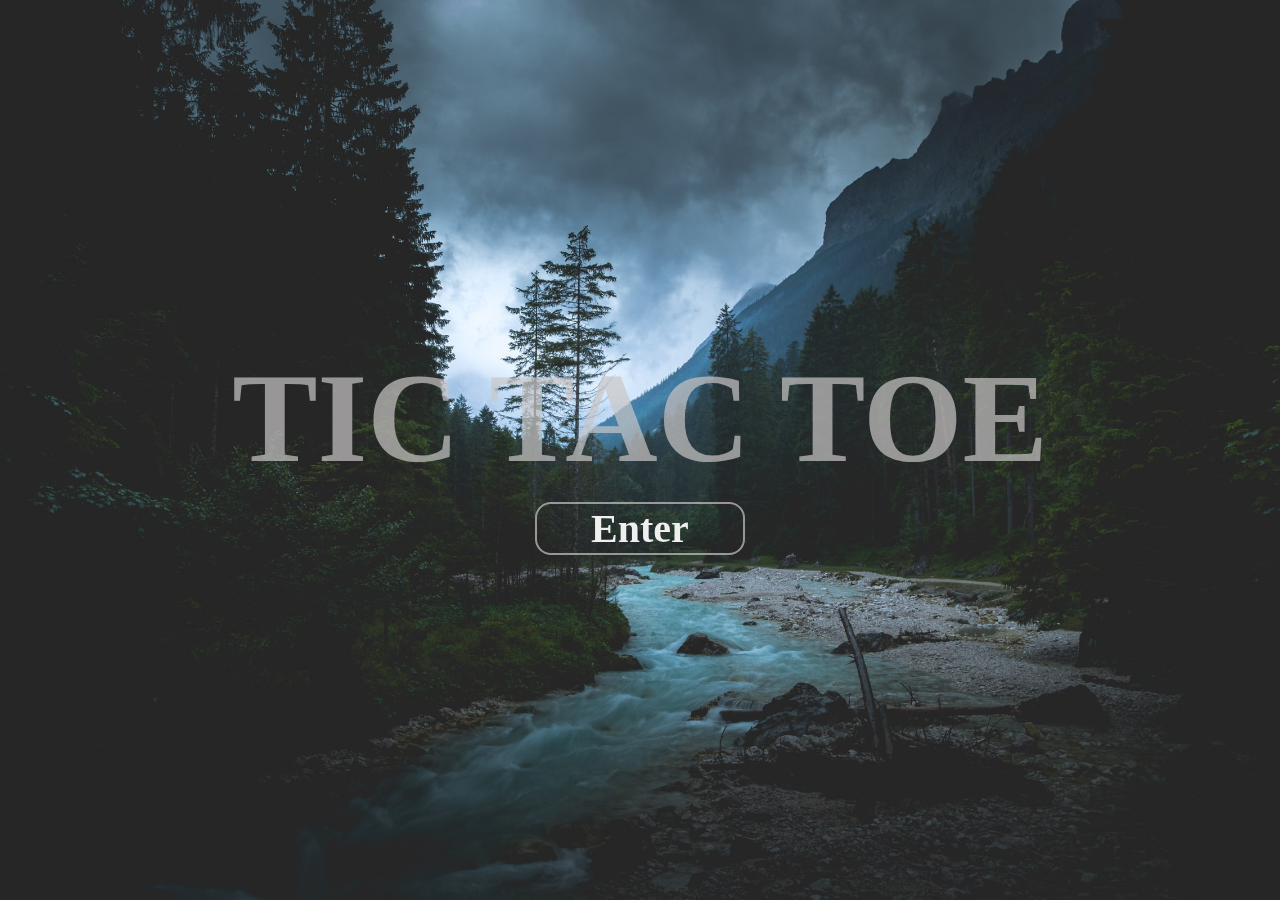
<file: index.html>
<!DOCTYPE html>
<html lang="en">
<head>
    <meta charset="UTF-8">
    <meta http-equiv="X-UA-Compatible" content="IE=edge">
    <meta name="viewport" content="width=device-width, initial-scale=1.0">
    <link rel= "stylesheet" href= "style.css">
    <script src = "index.js" defer></script>
    <title>Document</title>
</head>
<body>
   <div class = "transparent">
       <div class=homeText>TIC TAC TOE</div>
       <button id="enter" onclick="location.href='gameType.html';">Enter</button>
   </div>
</body>
</html>
</file>
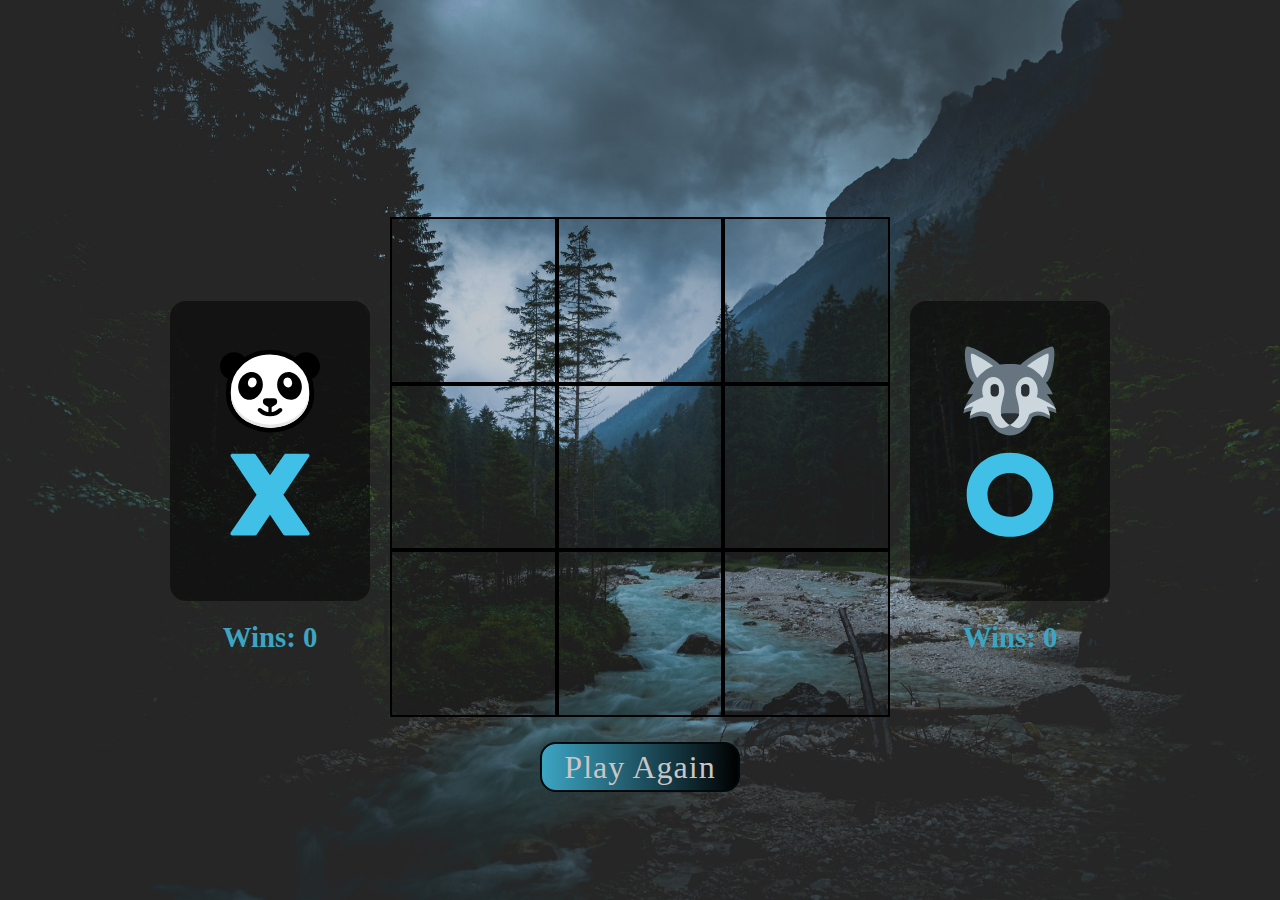
<file: computerPlay.html>
<!DOCTYPE html>
<html lang="en">
<head>
    <meta charset="UTF-8">
    <meta http-equiv="X-UA-Compatible" content="IE=edge">
    <meta name="viewport" content="width=device-width, initial-scale=1.0">
    <link rel="stylesheet" href="style.css">
    <script src = "index.js" defer></script>
    <title>Document</title>
</head>
<body>
    <body onload = "createGameBoard(), score()" >
    
        <div class = "gameBoardContainer">
            <h2 id="game">TIC TAC TOE</h2>
            
    <div class = "dataPlayers">
            
     <!--player 1 display-->
            <div id= "left">
                <div id ="p1Card">
                    <img src="images/panda.svg" width="100px" height="100px">
                    <img src="images/X.svg"width="100px" height="100px">
                     <div id="p1Display"></div> 
                    </div>
                <div id= "p1score"></div>
               
           </div>
    <!--Gameboard-->
            <div id = "gameBoard"> </div>
    <!--Computer-->
            <div id= "right">
                <div id = "p2Card">
                    <img src = "images/wolf.svg" width="100px" height="100px">
                     <img src ="images/O.svg" width="100px" height="100px">
                    <div id= "p2Display"></div>
                </div>
                 <div id= "p2score"></div>
             </div>
            </div>
            <button id="btn">Play Again</button>
        
            <!--popup modal-->
            
            <div class= "modal" >
                <div class= "modal-content">
                    <span id="close">&times;</span>
                    <p id="pop-up"></p>
                    
                </div>
            </div>
       </div>
</body>
</html>
</file>
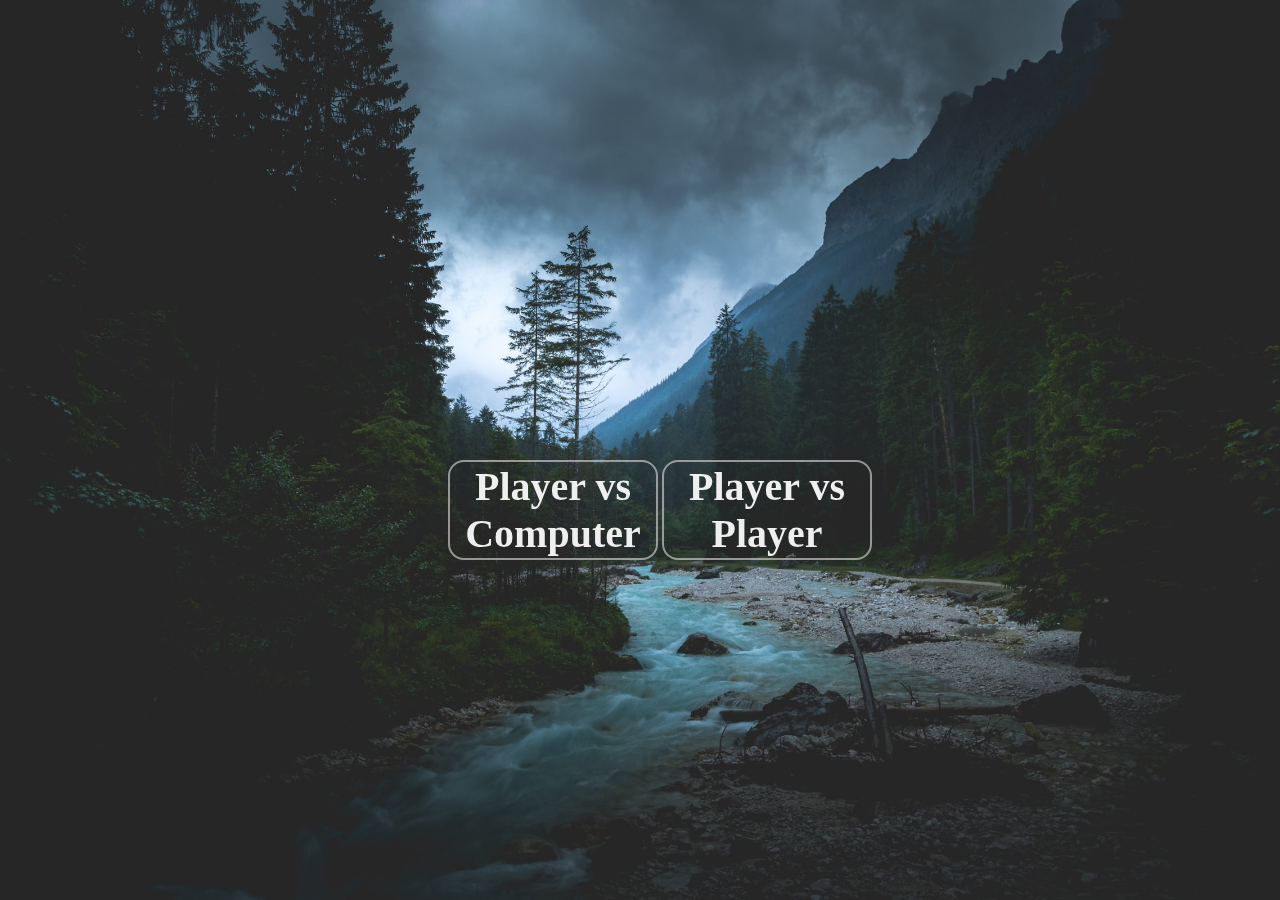
<file: gameType.html>
<!DOCTYPE html>
<html lang="en">
<head>
    <meta charset="UTF-8">
    <meta http-equiv="X-UA-Compatible" content="IE=edge">
    <meta name="viewport" content="width=device-width, initial-scale=1.0">
    <link rel="stylesheet" href="style.css">
    <title>Document</title>
</head>
<body>
    <div class = "gameType">
        <button id="enter" onclick="location.href='playersComputer.html';">Player vs Computer</button>
        <button id="enter" onclick="location.href='players.html';">Player vs Player</button>
    </div>
</body>
</html>
</file>
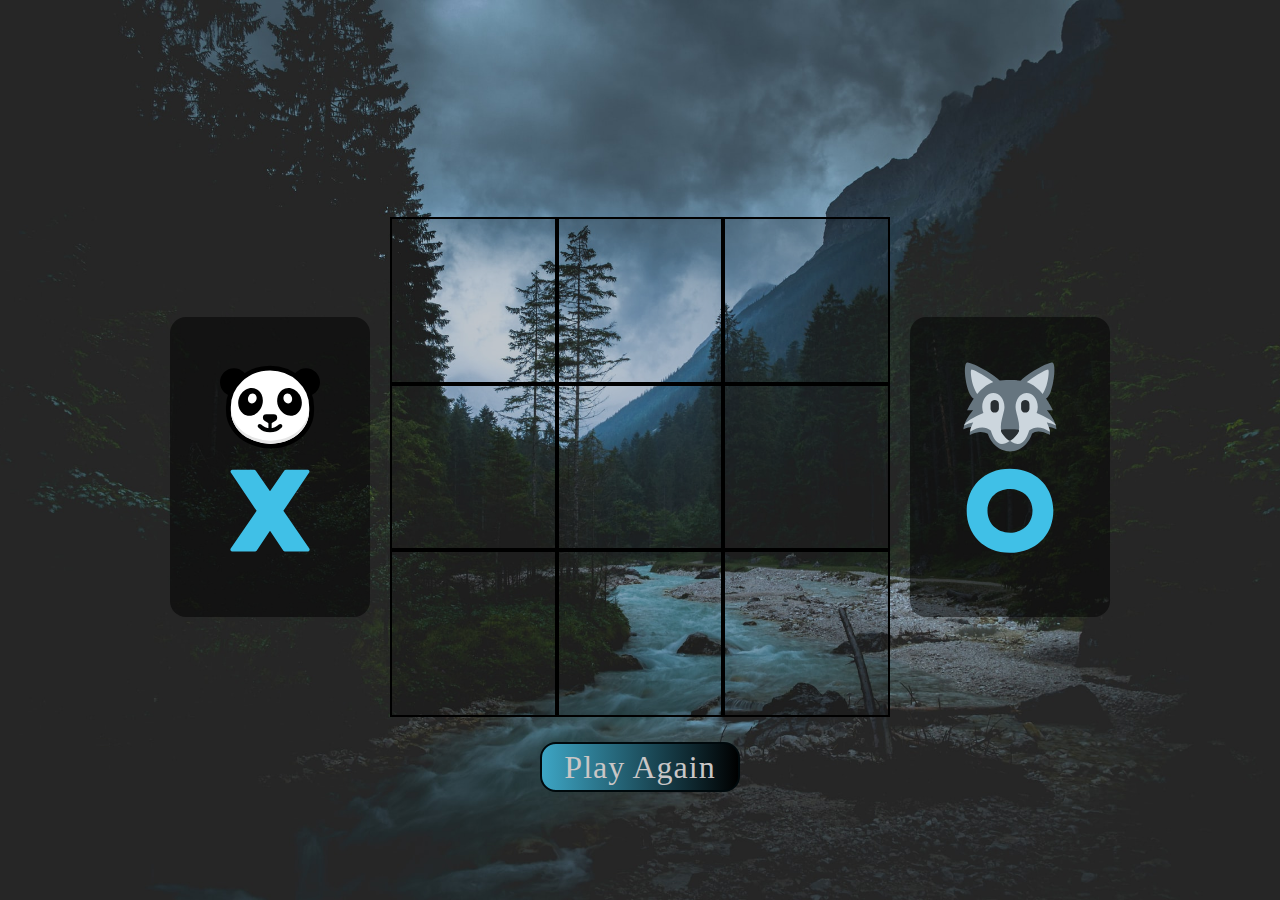
<file: home.html>
<!DOCTYPE html>
<html lang="en">
<head>
    <meta charset="UTF-8">
    <meta http-equiv="X-UA-Compatible" content="IE=edge">
    <meta name="viewport" content="width=device-width, initial-scale=1.0">
    <link rel= "stylesheet" href= "style.css">
    <script src = "index.js" defer></script>
    <title>Document</title>
</head>
<body onload = "createGameBoard(), score()" >
    
    <div class = "gameBoardContainer">
        <h2 id="game">TIC TAC TOE</h2>
        
<div class = "dataPlayers">
        
 <!--player 1 display-->
        <div id= "left">
            <div id ="p1Card">
                <img src="images/panda.svg" width="100px" height="100px">
                <img src="images/X.svg"width="100px" height="100px">
                 <div id="p1Display"></div> 
                </div>
            <div id= "p1score"></div>
           
       </div>
<!--Gameboard-->
        <div id = "gameBoard"> </div>
<!--Player 2 display-->
        <div id= "right">
            <div id = "p2Card">
                <img src = "images/wolf.svg" width="100px" height="100px">
                 <img src ="images/O.svg" width="100px" height="100px">
                <div id= "p2Display"></div>
            </div>
             <div id= "p2score"></div>
         </div>
        </div>
        <button id="btn">Play Again</button>
    
        <!--popup modal-->
        
        <div class= "modal" >
            <div class= "modal-content">
                <span id="close">&times;</span>
                <p id="pop-up"></p>
                
            </div>
        </div>
   </div>
</body>
</html>
</file>
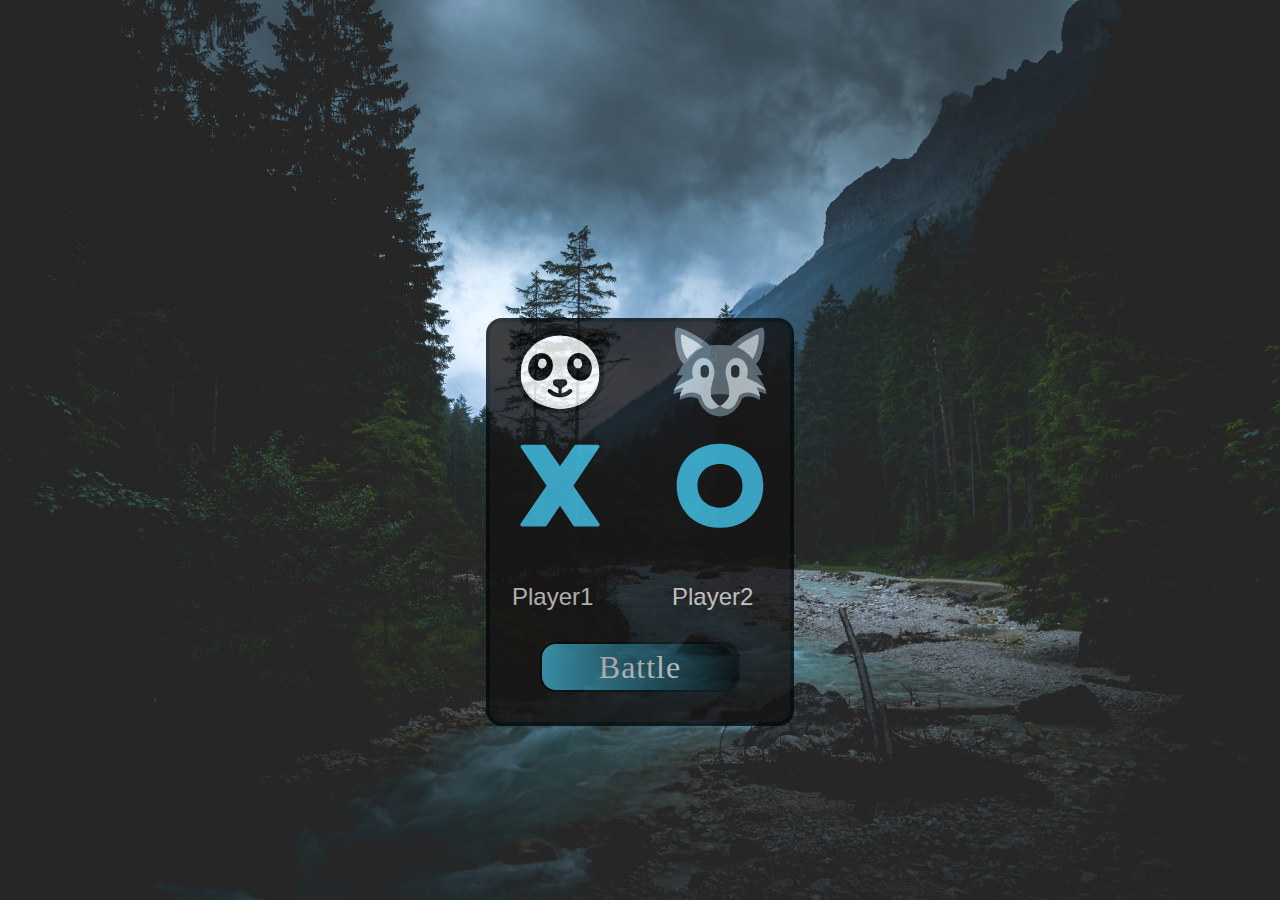
<file: players.html>
<!DOCTYPE html>
<html lang="en">
<head>
    <meta charset="UTF-8">
    <meta http-equiv="X-UA-Compatible" content="IE=edge">
    <meta name="viewport" content="width=device-width, initial-scale=1.0">
    <link rel= "stylesheet" href= "style.css">
    <script src = "index.js" defer></script>
    <title>Document</title>
</head>
<body>
   <div id = "pSelectionContainer">
       <h1 id="players" >TIC TAC TOE</h1>
    <form >
        <div id= "playerContainer">
            <div id="playerSelection1">
                <img src="images/panda.svg">
                <img src="images/X.svg">
                 <input type="text" value= "Player1" id="p1Name"   >
        </div>
        <div id= "playerSelection2">
                <img src = "images/wolf.svg">
                 <img src ="images/O.svg">
                 <input type="text"  value="Player2" id="p2Name"  >
        </div>
        <button id="btn">Battle</button>
        </div>
    </form>
</div>
</body>
</html>
</file>
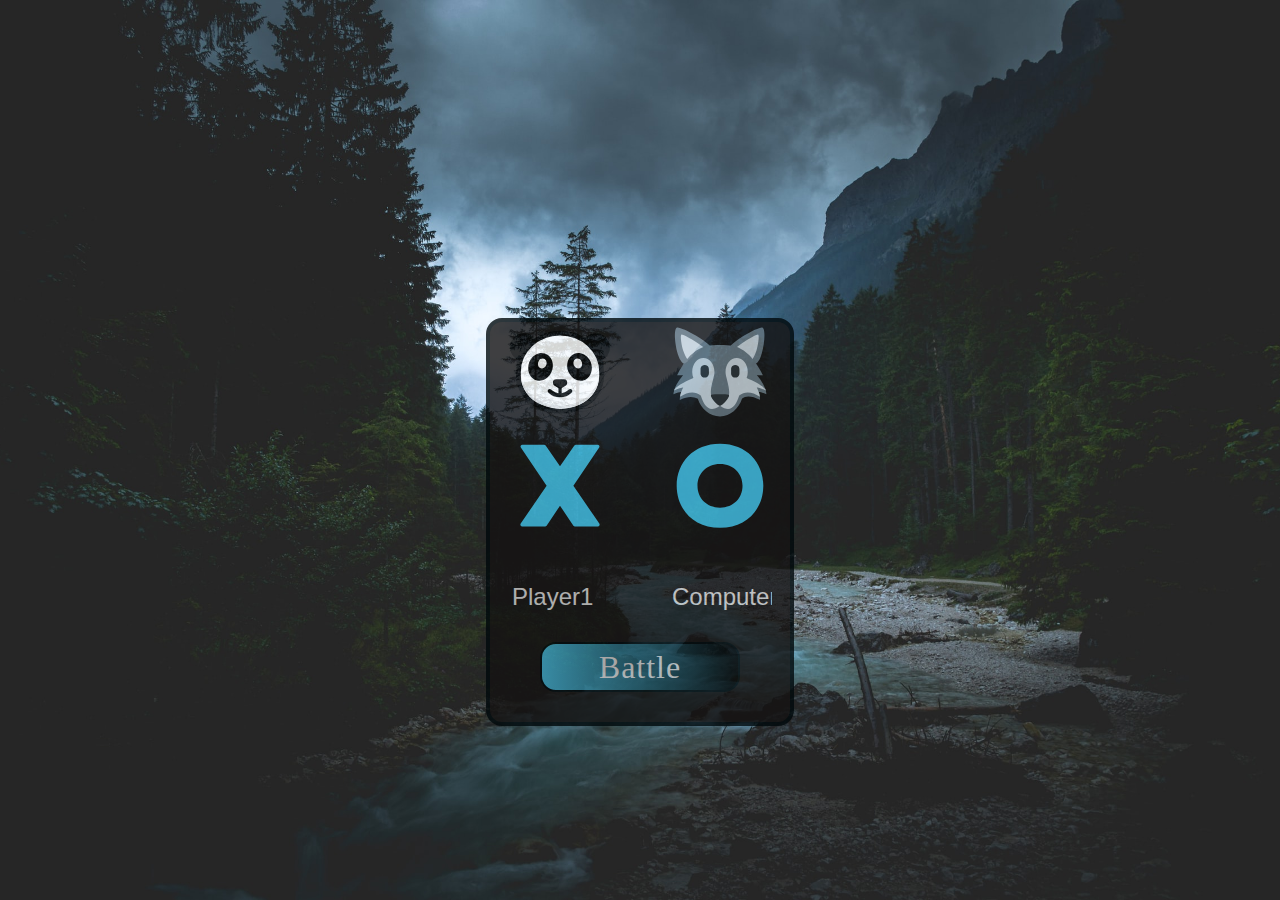
<file: playersComputer.html>
<!DOCTYPE html>
<html lang="en">
<head>
    <meta charset="UTF-8">
    <meta http-equiv="X-UA-Compatible" content="IE=edge">
    <meta name="viewport" content="width=device-width, initial-scale=1.0">
    <link rel= "stylesheet" href= "style.css">
    <script src = "index.js" defer></script>
    <title>Document</title>
</head>
<body>
    <div id = "pSelectionContainer">
        <h1 id="players" >TIC TAC TOE</h1>
     <form >
         <div id= "playerContainer">
             <div id="playerSelection1">
                 <img src="images/panda.svg">
                 <img src="images/X.svg">
                  <input type="text" value= "Player1" id="p1Name"   >
         </div>
         <div id= "playerSelection2">
                 <img src = "images/wolf.svg">
                  <img src ="images/O.svg">
                  <input type="text"  value="Computer" id="p2Name"  readonly>
         </div>
         <button id="btn">Battle</button>
        </div>
     </form>
    </div>
</body>
</html>
</file>
<file: style.css>
/* http://meyerweb.com/eric/tools/css/reset/ 
   v2.0 | 20110126
   License: none (public domain)
*/

html, body, div, span, applet, object, iframe,
h1, h2, h3, h4, h5, h6, p, blockquote, pre,
a, abbr, acronym, address, big, cite, code,
del, dfn, em, img, ins, kbd, q, s, samp,
small, strike, strong, sub, sup, tt, var,
b, u, i, center,
dl, dt, dd, ol, ul, li,
fieldset, form, label, legend,
table, caption, tbody, tfoot, thead, tr, th, td,
article, aside, canvas, details, embed, 
figure, figcaption, footer, header, hgroup, 
menu, nav, output, ruby, section, summary,
time, mark, audio, video {
	margin: 0;
	padding: 0;
	border: 0;
	font-size: 100%;
	font: inherit;
	vertical-align: baseline;
}
/* HTML5 display-role reset for older browsers */
article, aside, details, figcaption, figure, 
footer, header, hgroup, menu, nav, section {
	display: block;
}
@import url('https://fonts.googleapis.com/css?family=Cairo');
body {
	
    height:100vh;
    width:100vw;
	background-image: url('images/background.jpg');
	background-size:cover;
	background-position:center,bottom;
    overflow:hidden;
    font-family:"Cairo";
	
}

ol, ul {
	list-style: none;
}
blockquote, q {
	quotes: none;
}
blockquote:before, blockquote:after,
q:before, q:after {
	content: '';
	content: none;
}
table {
	border-collapse: collapse;
	border-spacing: 0;
}
.gameBoardContainer {
	display:flex;
    flex-direction:column;
	height:100vh;
    width:100vw;
	justify-content:center;
	align-items:center;
	gap:25px;


}
.dataPlayers {
    display:flex;
}

#gameBoard {
    display:grid;
    width:500px;
    height:500px;
    background-color: rgba(0,0,0,0.2);
    grid-column:2/5;
    
    
}
.dataPlayers {
    display:flex;
    align-items:center;
}

#p1Card, #p2Card {
	display:flex;
    flex-direction:column;
    align-items:center;
    justify-content:center;
	background-color:rgba(0,0,0,0.5);
	width:200px;
	height:300px;
    border-radius:1rem;
    margin:20px;
    
   
}

.modal {
	position: fixed;
    left: 0;
    top: 0;
    width: 100%; /*take up entire screen*/
    height: 100%;/*take up entire screen*/
    background-color: rgba(0, 0, 0, 0.5);
    opacity: 0;
    visibility: hidden; /*Won't appear until triggered by event*/
    transform: scale(1.1);
    transition: visibility 0s linear 0.25s, opacity 0.25s 0s, transform 0.25s;
}

.modal-content {
    position: absolute;
    top: 50%;/*position in center of screen */
    left: 50%;
    transform: translate(-50%, -50%);
    background-color: white;
    padding: 1rem 1.5rem;
    width: 24rem;
    border-radius: 0.5rem;
}
#close {
    float: right;
    width: 1.5rem;
    line-height: 1.5rem;
    text-align: center;
    cursor: pointer;
    border-radius: 0.25rem;
    background-color: lightgray;
}

#close:hover {
    background-color: darkgray;
}

.show-modal {
    opacity: 1;
    visibility: visible;
    transform: scale(1.0);
    transition: visibility 0s linear 0s, opacity 0.25s 0s, transform 0.25s;
}
#playerContainer{
	background-color:rgb(20, 18, 18);
    opacity:.8;
	height:400px;
	width:300px;
    display:grid;
    grid-template-columns:1fr 3fr 1fr;
    grid-template-rows:4fr 1fr;
    justify-content:center;
    border-radius:1rem;
    border:4px solid rgb(0, 9, 12);
    margin-top:20px;
    justify-items:center;

}



canvas {
	position:absolute;
	background:black;
	top:0;
	left:0;
}
#pSelectionContainer {
    display:flex;
    flex-direction:column;
    justify-content:center;
    align-items:center;
    height:100vh;
    width:100vw;
}

h1{
    font-size:4rem;
    background-image: url(https://media.giphy.com/media/GFXNdR1tuMopi/giphy.gif); 
    background-size: cover;
    color: transparent;
    -moz-background-clip: text;
        background-clip:text;
    -webkit-background-clip: text;
    font-family: "Cairo";
    letter-spacing:1px;
    font-weight:700;
    margin-bottom:50px;
}

h2{
    
        font-size:4rem;
        background-image: url(https://media.giphy.com/media/13ZEwDgIZtK1y/giphy.gif);
        background-size: cover;
        color: transparent;
        -moz-background-clip: text;
            background-clip:text;
        -webkit-background-clip: text;
        font-family: "Cairo";
        letter-spacing:1px;
        font-weight:700;
        margin-top:20px;
       
}
form {
    display:flex;
    flex-direction:column;
}
input {
    width:100px;
    height:200px;
    border-radius:1rem;
    margin-top:10px;
    border:0;
    outline:0;
    background-color:rgb(20, 18, 18);
    opacity:.8;
    font-size:1.5rem;
    color:white;
}
input:focus{
    outline:none!important;
}
  
#playerSelection1, #playerSelection2 {
    width:100px;
    height:200px;
    display:flex;
    flex-direction:column;
    margin-left:30px;
    margin-right:30px;
    gap:10px;
    font-family:"Cairo";
}
#p1Name, #p2Name {
    animation: MoveUpDown 1s linear infinite;
    margin-top:40px;
    color:white;
    font-weight: 300;

}
#p1Display, #p2Display {
    font-family: "Cairo";
    font-size:1.5rem;
    margin-top:20px;
    color:rgba(167, 163, 163, 0.5);
}
#p1Name:hover , #p2Name:hover{
color:white;
}
@keyframes MoveUpDown {
    0%, 100% {
      transform: translateY(0px);
    }
    50% {
      transform: translateY(-10px);
    }}
#btn{
    border-radius:1rem;
    border:2px solid rgb(0, 9, 12);
    height:200px;
    font-size:2rem;
    margin-bottom:10px;
    width:200px;
    height:50px;
    line-height:25px;
    grid-column:1/3;
    color:rgba(201, 198, 198);
    background-image:linear-gradient(to right, #3da5c4, rgb(0, 0, 0));
    opacity:8;
    font-family: "Cairo";
    letter-spacing:1px;
    font-weight:500;
  
}
#btn:hover {
    background-image:linear-gradient(to right, #3da5c4, rgb(0, 0, 0));
    color:black;
    border:2px solid rgba(201, 198, 198)
}
#p1score, #p2score {
    font-size:1.8rem;
    font-family:"Cairo";
    font-weight:700;
    color:#3da5c4;
   
}
#right , #left {
    display:flex;
    flex-direction:column;
    align-items:center;
}
.transparent {
    height:100vh;
    width:100vw;
  display:flex;
  flex-direction:column;
  justify-content:center;
  align-items:center;
}
.homeText {
    font-family:"cairo";
    font-size:8rem;
    font-weight:900;
    color:rgba(201, 198, 198, 0.7);
    
}
#enter {
    background-image: url(https://media.giphy.com/media/xT9GEDhzERbjDD15O8/giphy.gif); 
    background-size: cover;
    color: transparent;
    -moz-background-clip: text;
        background-clip:text;
    -webkit-background-clip: text;
    font-family: "Cairo";
    width:210px;
    font-size:2.5em;
    margin-top:10px;
    border-radius: 1rem;
    font-weight:700;
    border:2px solid rgba(201, 198, 198, 0.7)
}
.gameType {
    position:absolute;
    top:50%;
    left:35%;
}
</file>
